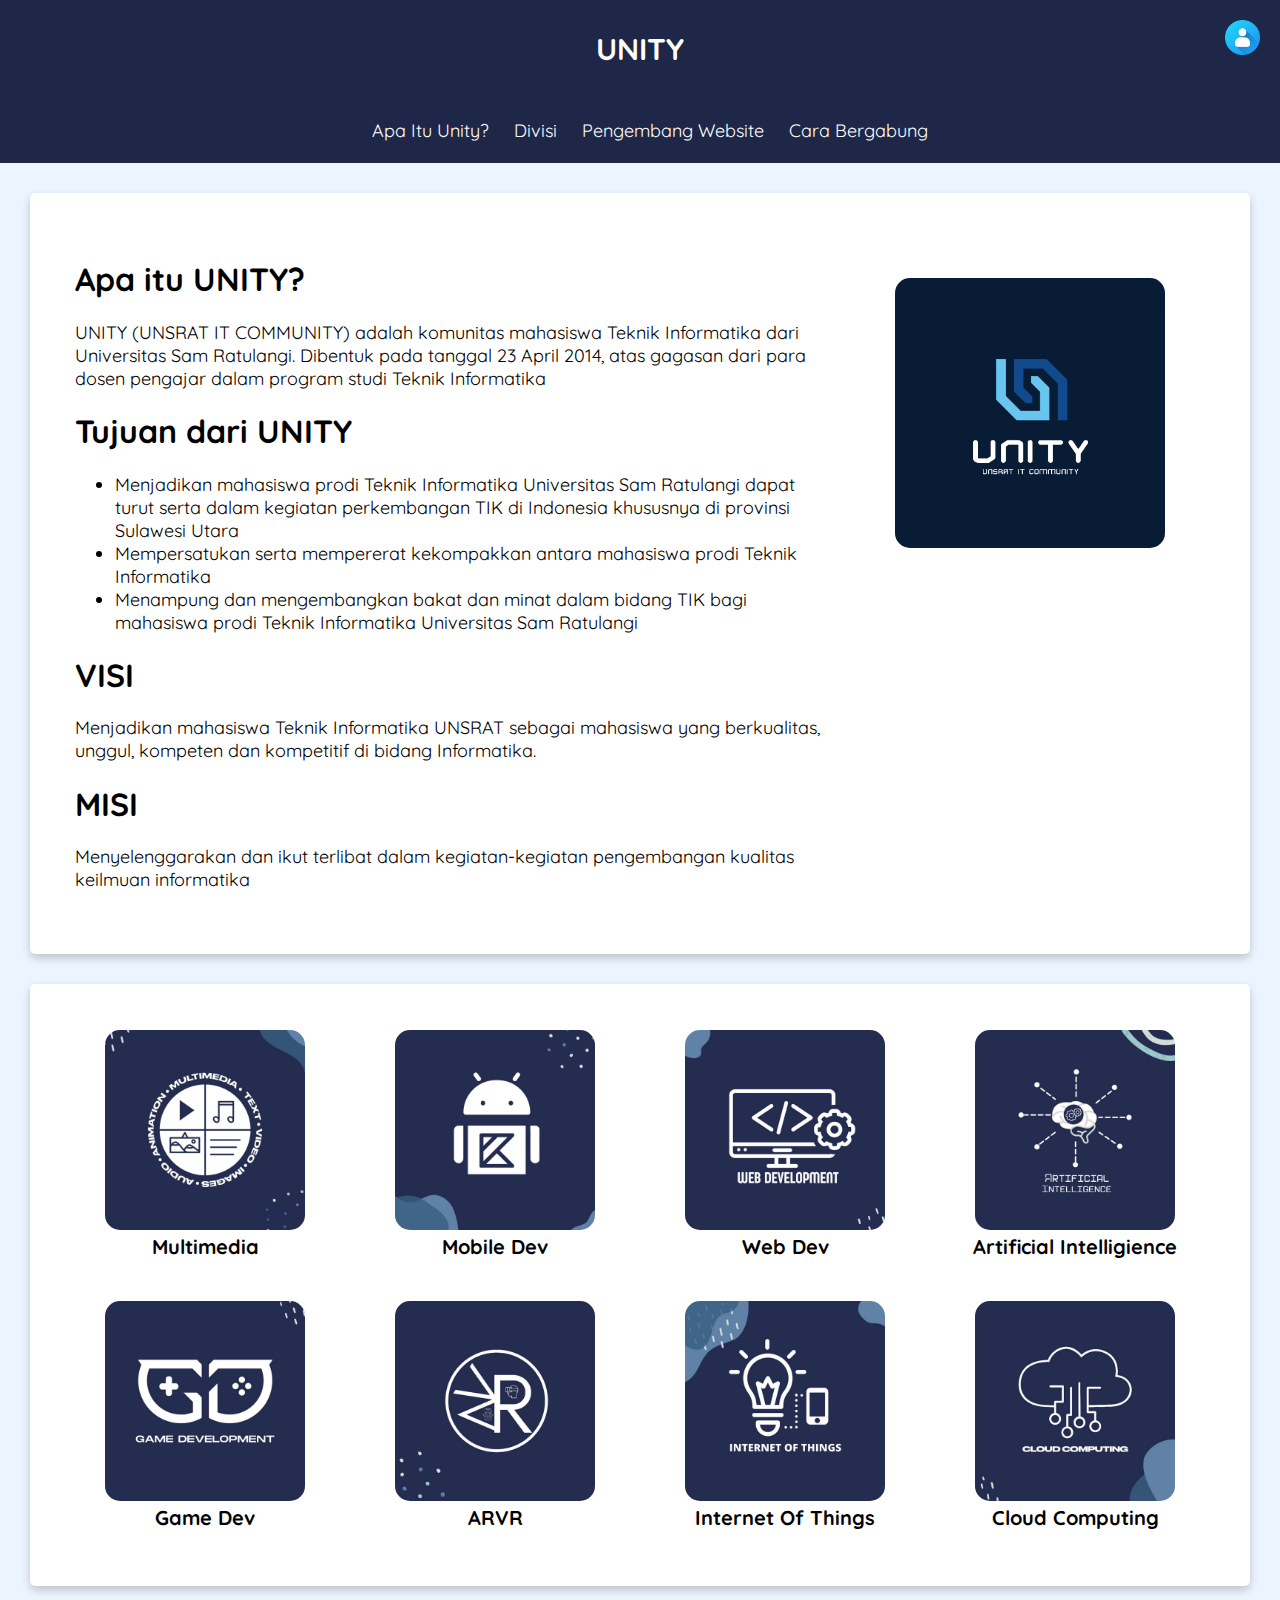
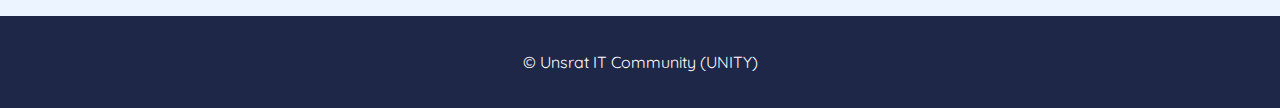
<file: index.html>
<!DOCTYPE html>
<html lang="en">
<head>
    <meta charset="UTF-8">
    <meta http-equiv="X-UA-Compatible" content="IE=edge">
    <meta name="viewport" content="width=device-width, initial-scale=1.0">
    <link rel="stylesheet" href="css/style.css" >
    <link rel ="icon" href ="image/unity-logo.png" type ="image/x-icon">
    <link rel="stylesheet" href="https://cdnjs.cloudflare.com/ajax/libs/font-awesome/5.15.3/css/all.min.css" integrity="sha512-VhVrsCjjE+3p3x+E4pPb5twPCBul1vOc4xYkAH4jj7PpjVl4ch2DlZC7dzEbTJNw9eh6ox7fUhv9KUT1Zg3dZw==" crossorigin="anonymous" referrerpolicy="no-referrer" />
    <title> UNITY </title>
</head>

<body>
    <header>

          
        <div class="atasIskal">
        <h2> UNITY </h2>
        <a href="login.php" class="login-button"><img src="image/username-icon.png" alt="Login" width="35" height="35"></a>
        </div>

        <nav>
            <ul>
                <li><a href="#halAtas"> Apa Itu Unity? </a></li>
                <li><a href="#halDivisi"> Divisi </a></li>
                <li><a href="pengembangWeb.html"> Pengembang Website </a></li>
                <li><a href="caraBergabung.html"> Cara Bergabung </a></li>
            </ul>
        </nav>  
    </header>

    <main>

        <div id="konten">
        <section id="halAtas" class="card">  
            <div id="bagianDeskripsi">
            
            <h1> Apa itu UNITY? </h1>
            <p class="deskripsiUnity"> UNITY (UNSRAT IT COMMUNITY) adalah komunitas mahasiswa Teknik Informatika dari Universitas Sam Ratulangi.
                Dibentuk pada tanggal 23 April 2014, atas gagasan dari para dosen pengajar dalam 
                program studi Teknik Informatika
            </p>

            <h1> Tujuan dari UNITY </h1>
            <ul>
                <li class="deskripsiUnity"> Menjadikan mahasiswa prodi Teknik Informatika Universitas Sam Ratulangi dapat turut 
                    serta dalam kegiatan perkembangan TIK di Indonesia khususnya di provinsi Sulawesi Utara</li>
                <li class="deskripsiUnity"> Mempersatukan serta mempererat kekompakkan antara mahasiswa prodi Teknik Informatika </li>
                <li class="deskripsiUnity"> Menampung dan mengembangkan bakat dan minat dalam bidang TIK bagi mahasiswa prodi Teknik Informatika Universitas Sam Ratulangi </li>
            </ul>
            
            <h1> VISI </h1>
            <p class="deskripsiUnity"> Menjadikan mahasiswa Teknik Informatika UNSRAT sebagai mahasiswa
                yang berkualitas, unggul, kompeten dan kompetitif di bidang Informatika.
            </p>

            <h1> MISI </h1>
            <p class="deskripsiUnity"> Menyelenggarakan dan ikut terlibat dalam kegiatan-kegiatan pengembangan kualitas
                keilmuan informatika
            </p>
            </div>

            <div id="bagianDeskripsi">
            <img id="logoUnity" src="image/unity-logo.png" alt="logo_unity" width="300px" height="300px">  
            </div>

        </section>

         <section id="halDivisi" class="card">  

            <div id="divisi">
             <div class="divisiLogo">
                <figure>
                <a href="divisi/Multimedia.html"> <img src="image/Mulmed.jpg" > </a>
                <figcaption class="divisiNama"> Multimedia </figcaption>
                </figure>
             </div>

             <div class="divisiLogo">
                <figure>
                <a href="divisi/Mobile.html"> <img src="image/Mobile.jpg" > </a>
                <figcaption class="divisiNama"> Mobile Dev </figcaption>
                </figure>
             </div>

             <div class="divisiLogo">
                <figure>
                <a href="divisi/web.html"> <img src="image/Web.jpg" > </a> 
                <figcaption class="divisiNama"> Web Dev </figcaption>
                </figure>
             </div>

             <div class="divisiLogo">
                <figure>
                <a href="divisi/AI.html"> <img src="image/AI.jpg" > </a>  
                <figcaption class="divisiNama"> Artificial Intelligience </figcaption>
                </figure> 
            </div>

            <div class="divisiLogo">
                <figure>
                <a href="divisi/Game.html"> <img src="image/game.jpg" > </a>
                <figcaption class="divisiNama"> Game Dev </figcaption>
                </figure> 
             </div>
             
             <div class="divisiLogo">
                <figure>
                <a href="divisi/ARVR.html"> <img src="image/ARVR.jpg" > </a>
                <figcaption class="divisiNama"> ARVR </figcaption>
                </figure> 
             </div>

             <div class="divisiLogo">
                <figure>
                <a href="divisi/IOT.html"> <img src="image/IOT.jpg" > </a>
                <figcaption class="divisiNama"> Internet Of Things </figcaption>
                </figure> 
             </div>

             <div class="divisiLogo">
                <figure>
                <a href="divisi/Cloud.html"> <img src="image/Cloud.jpg" > </a>
                <figcaption class="divisiNama"> Cloud Computing </figcaption>
                </figure> 
             </div> 

        </section>
    </main>

    
    <footer>
        <p>&copy; Unsrat IT Community (UNITY)</p>
    </footer>
    
</body>

</html>
</file>
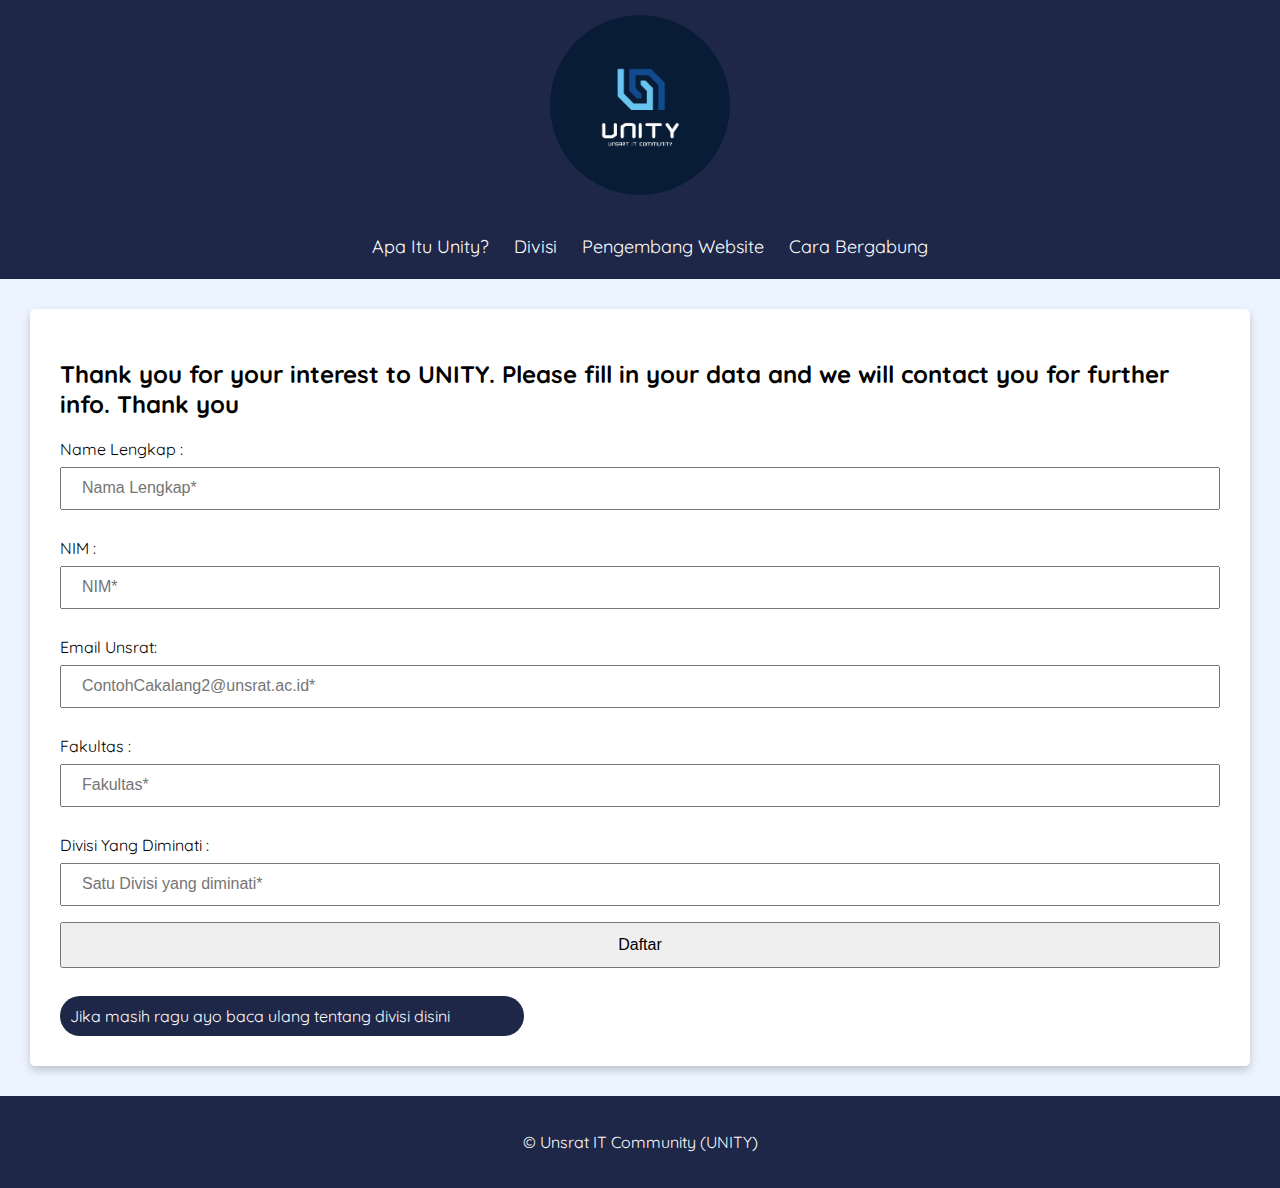
<file: caraBergabung.html>
<!DOCTYPE html>
<head>
    <meta charset="UTF-8">
    <meta http-equiv="X-UA-Compatible" content="IE=edge">
    <meta name="viewport" content="width=device-width, initial-scale=1.0">
    <link rel="stylesheet" href="css/caraBergabung.css" >
    <link rel ="icon" href ="image/unity-logo.png" type ="image/x-icon">
    <title>Cara Bergabung</title>
</head>

<body>
    <header>
        <div class="atasIskal">
        <img src="image/unity-logo.png" width="180px" height="180px" alt="logo unity">
        </div>

        <nav>
            <ul>
                <li><a href="index.html"> Apa Itu Unity? </a></li>
                <li><a href="index.html"> Divisi </a></li>
                <li><a href="pengembangWeb.html"> Pengembang Website </a></li>
                <li><a href="caraBergabung.html"> Cara Bergabung </a></li>
            </ul>
        </nav>  
    </header>

    <main>
        <div id="FormTinu" class="card">
            <h2> Thank you for your interest to UNITY. Please fill in your data and we will contact you for further info. Thank you </h2>

            <div class="formDaftar">
            <form action="register.php" method="POST">
                <label for="nama">Name Lengkap :</label>
                <input type="text" id="nama" name="Nama" required placeholder="Nama Lengkap* ">
                <br><br>

                <label for="NIM">NIM :</label>
                <input type="number" id="NIM" name="NIM" required placeholder="NIM* ">
                <br><br>

                <label for="email">Email Unsrat:</label>
                <input type="email" id="emailJo" name="Email" placeholder="ContohCakalang2@unsrat.ac.id* ">
                <br><br>

                <label for="fakultas">Fakultas :</label>
                <input type="text" id="fakultas" name="Fakultas" required placeholder="Fakultas* ">
                <br><br>
        
        
                    <label for="divisi">Divisi Yang Diminati :</label>
                    <input type="text" id="divisi" name="Divisi" required placeholder="Satu Divisi yang diminati*">
                

                <input type="submit" value="Daftar" id="daftarkan"/>

                <div class="ragu">
                      <a href="index.html"> Jika masih ragu ayo baca ulang tentang divisi disini </a> 
                </div>

            </form>
            </div>

        </div>
    </main>

    <footer>
        <p>&copy; Unsrat IT Community (UNITY)</p>
    </footer>

    <script src="/js/unity.js"></script>
</body>
</html>
</file>
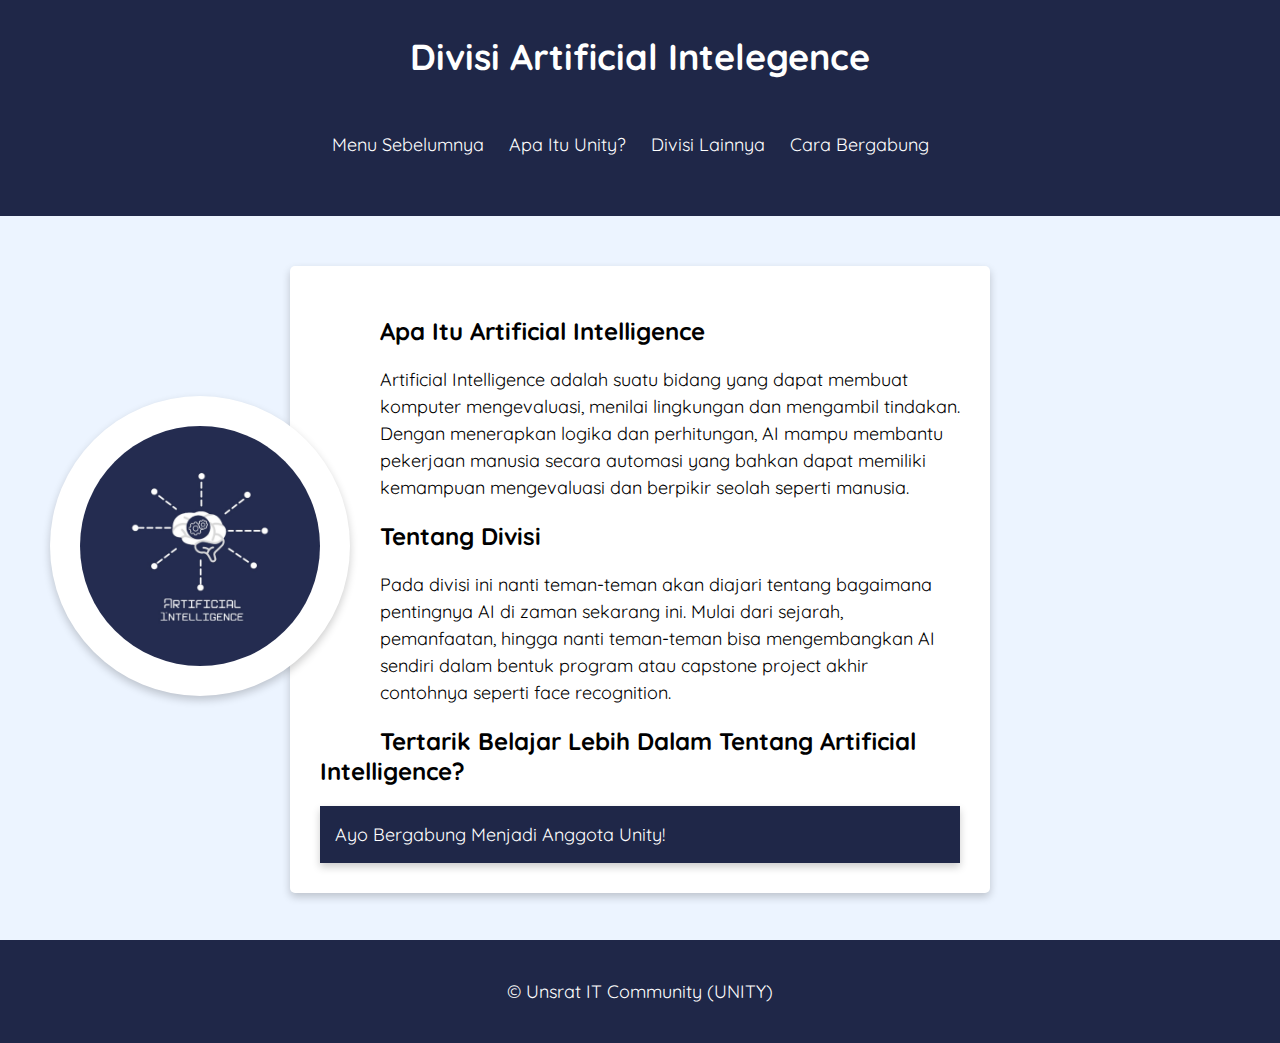
<file: divisi/AI.html>
<!DOCTYPE html>
<html>
<head>
	<meta charset="UTF-8">
	<title>Artificial Intelegence</title>
	<link rel="stylesheet" href="../css/divisiFix.css">
    <link rel ="icon" href ="/image/unity-logo.png" type ="image/x-icon">
</head>
<body>

    <header>

        <div class="atasIskal">
        <h1> Divisi Artificial Intelegence </h1>
        </div>

        <nav>
            <ul>
                <li><a href="../index.html"> Menu Sebelumnya </a></li>
                <li><a href="../index.html"> Apa Itu Unity? </a></li>
                <li><a href="../index.html"> Divisi Lainnya </a></li>
                <li><a href="../caraBergabung.html"> Cara Bergabung </a></li>
            </ul>
        </nav>

    </header>

	<div class="divisiEdit">
        <img src="../image/AI.jpg" alt="" class="card"> 
    </div>


	<main>
        <div  id="isi" class="card">
		<h2>Apa Itu Artificial Intelligence</h2>
		<p> Artificial Intelligence adalah suatu bidang yang dapat membuat komputer mengevaluasi, menilai lingkungan dan mengambil tindakan. Dengan menerapkan logika dan perhitungan, AI mampu membantu pekerjaan manusia secara automasi yang bahkan dapat memiliki kemampuan mengevaluasi dan berpikir seolah seperti manusia. </p>
		
		<h2>Tentang Divisi</h2>
		<p> Pada divisi ini nanti teman-teman akan diajari tentang bagaimana pentingnya AI di zaman sekarang ini. Mulai dari sejarah, pemanfaatan, hingga nanti teman-teman bisa mengembangkan AI sendiri dalam bentuk program atau capstone project akhir
            contohnya seperti face recognition. </p>
		
		<h2>Tertarik Belajar Lebih Dalam Tentang Artificial Intelligence?</h2>
        <div class="rekrutUnity">
		    <a href="../caraBergabung.html" > Ayo Bergabung Menjadi Anggota Unity! </a>
        </div>

	    </div>
    </main>

	<footer>
		<p>&copy; Unsrat IT Community (UNITY)</p>
	</footer>
</body>
</html>
</file>
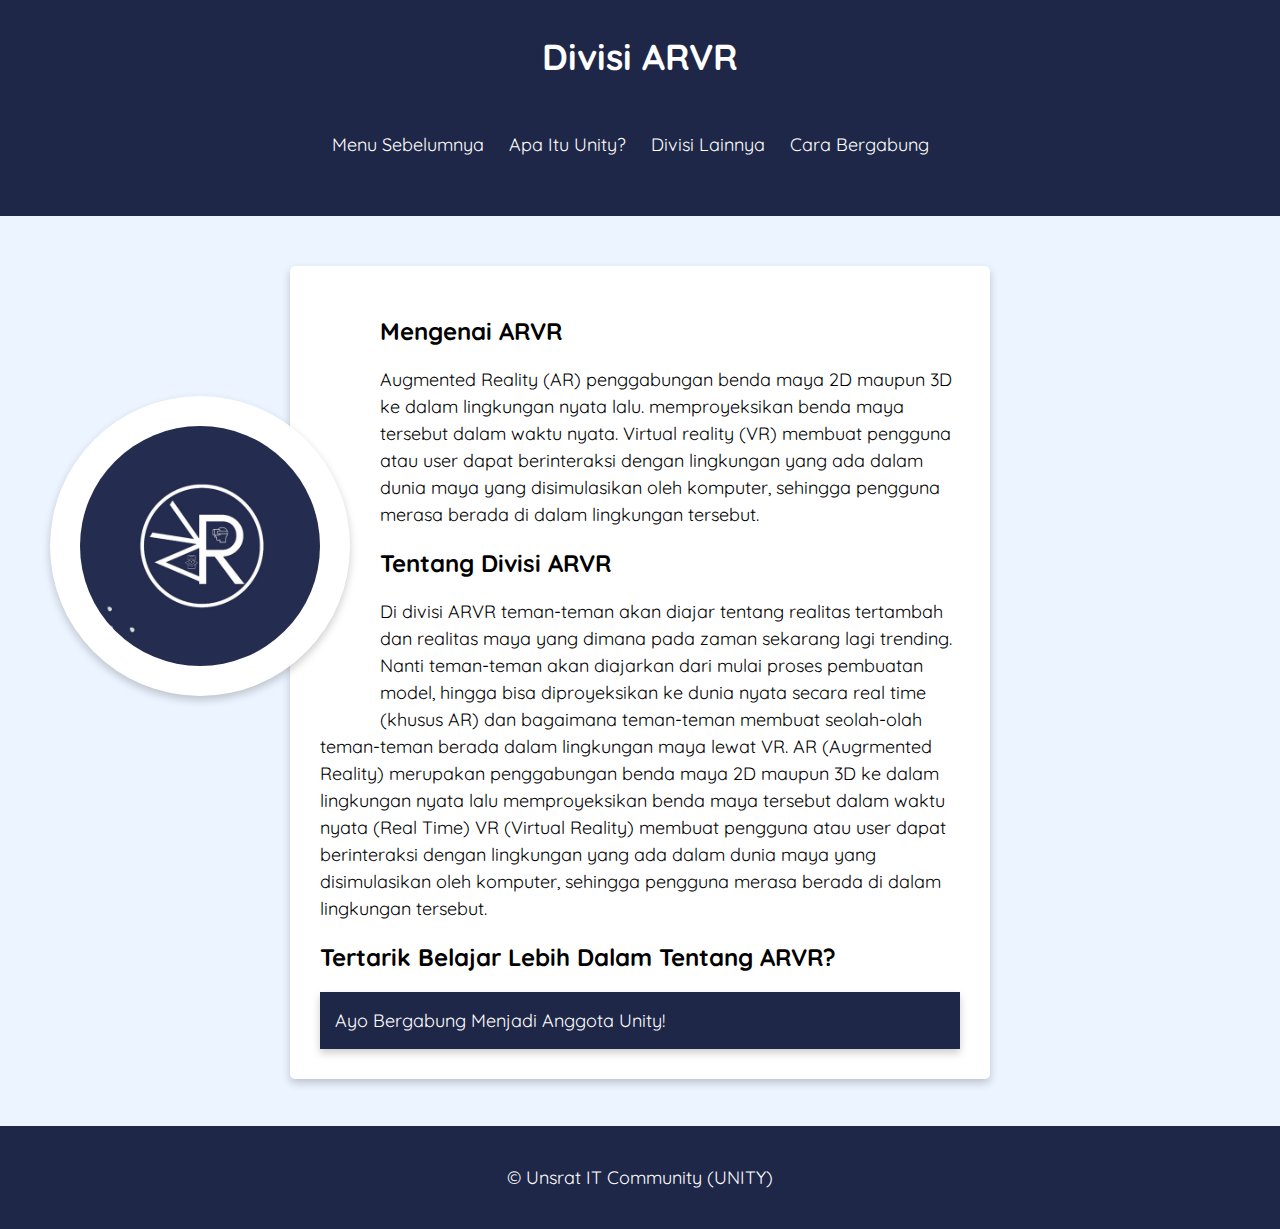
<file: divisi/ARVR.html>
<!DOCTYPE html>
<html>
<head>
	<meta charset="UTF-8">
	<title>ARVR</title>
    <link rel="stylesheet" href="../css/divisiFix.css">
    <link rel ="icon" href ="/image/unity-logo.png" type ="image/x-icon">
</head>
<body>

    <header>

        <div class="atasIskal">
        <h1> Divisi ARVR </h1>
        </div>

        <nav>
            <ul>
                <li><a href="../index.html"> Menu Sebelumnya </a></li>
                <li><a href="../index.html"> Apa Itu Unity? </a></li>
                <li><a href="../index.html"> Divisi Lainnya </a></li>
                <li><a href="../caraBergabung.html"> Cara Bergabung </a></li>
            </ul>

        </nav>

    </header>

	<div class="divisiEdit">
        <img src="../image/ARVR.jpg" alt="" class="card"> 
    </div>


	<main>
        <div  id="isi" class="card">
		<h2>Mengenai ARVR</h2>
		<p>Augmented Reality (AR) penggabungan benda maya 2D maupun 3D ke dalam lingkungan nyata lalu. memproyeksikan benda maya tersebut dalam waktu nyata.
            Virtual reality (VR) membuat pengguna atau user dapat berinteraksi dengan lingkungan yang ada dalam dunia maya yang disimulasikan oleh komputer, sehingga pengguna merasa berada
            di dalam lingkungan tersebut.</p>
		
        <h2>Tentang Divisi ARVR</h2>
        <p>Di divisi ARVR teman-teman akan diajar tentang realitas tertambah dan realitas maya yang dimana pada zaman sekarang lagi trending.
            Nanti teman-teman akan diajarkan dari mulai proses pembuatan model, hingga bisa diproyeksikan ke dunia nyata secara real time (khusus AR) dan bagaimana teman-teman membuat seolah-olah teman-teman berada dalam lingkungan maya lewat VR.
            AR (Augrmented Reality) merupakan penggabungan benda maya 2D maupun 3D ke dalam lingkungan nyata lalu memproyeksikan benda maya tersebut dalam waktu nyata (Real Time)
            VR (Virtual Reality) membuat pengguna atau user dapat berinteraksi dengan lingkungan yang ada dalam dunia maya yang disimulasikan oleh komputer, sehingga pengguna merasa berada di dalam lingkungan tersebut.</p>


		
		<h2> Tertarik Belajar Lebih Dalam Tentang ARVR? </h2>
        <div class="rekrutUnity">
            <a href="../caraBergabung.html" > Ayo Bergabung Menjadi Anggota Unity! </a>
        </div>

	    </div>
    </main>

	<footer>
		<p>&copy; Unsrat IT Community (UNITY)</p>
	</footer>
</body>
</html>
</file>
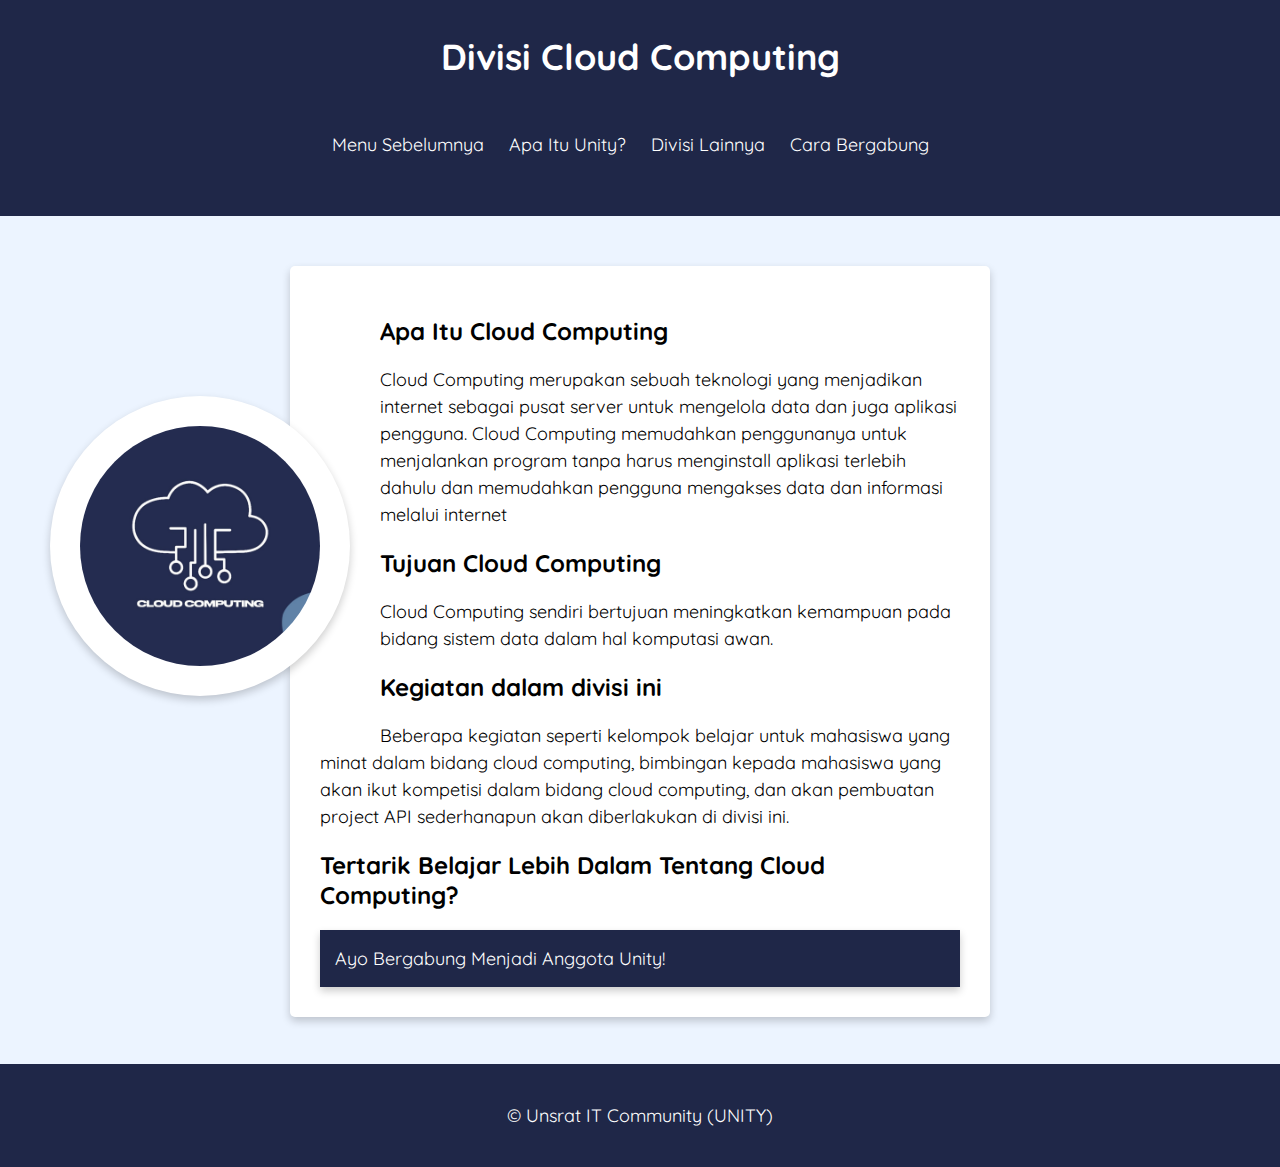
<file: divisi/Cloud.html>
<!DOCTYPE html>
<html>
<head>
	<meta charset="UTF-8">
	<title>Cloud Computing</title>
    <link rel="stylesheet" href="../css/divisiFix.css">
    <link rel ="icon" href ="/image/unity-logo.png" type ="image/x-icon">
</head>
<body>

    <header>

        <div class="atasIskal">
        <h1> Divisi Cloud Computing </h1>
        </div>

        <nav>
            <ul>
                <li><a href="../index.html"> Menu Sebelumnya </a></li>
                <li><a href="../index.html"> Apa Itu Unity? </a></li>
                <li><a href="../index.html"> Divisi Lainnya </a></li>
                <li><a href="../caraBergabung.html"> Cara Bergabung </a></li>
            </ul>

        </nav>

    </header>

	<div class="divisiEdit">
        <img src="../image/Cloud.jpg" alt="" class="card"> 
    </div>


	<main>
        <div  id="isi" class="card">
		<h2>Apa Itu Cloud Computing</h2>
		<p>Cloud Computing merupakan sebuah teknologi yang menjadikan internet sebagai pusat server untuk mengelola data dan juga  aplikasi pengguna.
            Cloud Computing memudahkan penggunanya untuk menjalankan program tanpa harus menginstall aplikasi terlebih dahulu dan memudahkan pengguna mengakses data dan informasi melalui internet 
            </p>
		
        <h2>Tujuan Cloud Computing</h2>
        <p>Cloud Computing sendiri bertujuan meningkatkan kemampuan pada bidang sistem data dalam hal komputasi awan.</p>

        <h2>Kegiatan dalam divisi ini</h2>
        <p>Beberapa kegiatan seperti kelompok belajar untuk mahasiswa yang minat dalam bidang cloud computing, bimbingan kepada mahasiswa yang akan ikut kompetisi dalam bidang cloud computing, dan akan pembuatan project API sederhanapun akan diberlakukan di divisi ini.</p>
		
		<h2> Tertarik Belajar Lebih Dalam Tentang Cloud Computing? </h2>
        <div class="rekrutUnity">
            <a href="../caraBergabung.html" > Ayo Bergabung Menjadi Anggota Unity! </a>
        </div>

	    </div>
    </main>

	<footer>
		<p>&copy; Unsrat IT Community (UNITY)</p>
	</footer>
</body>
</html>
</file>
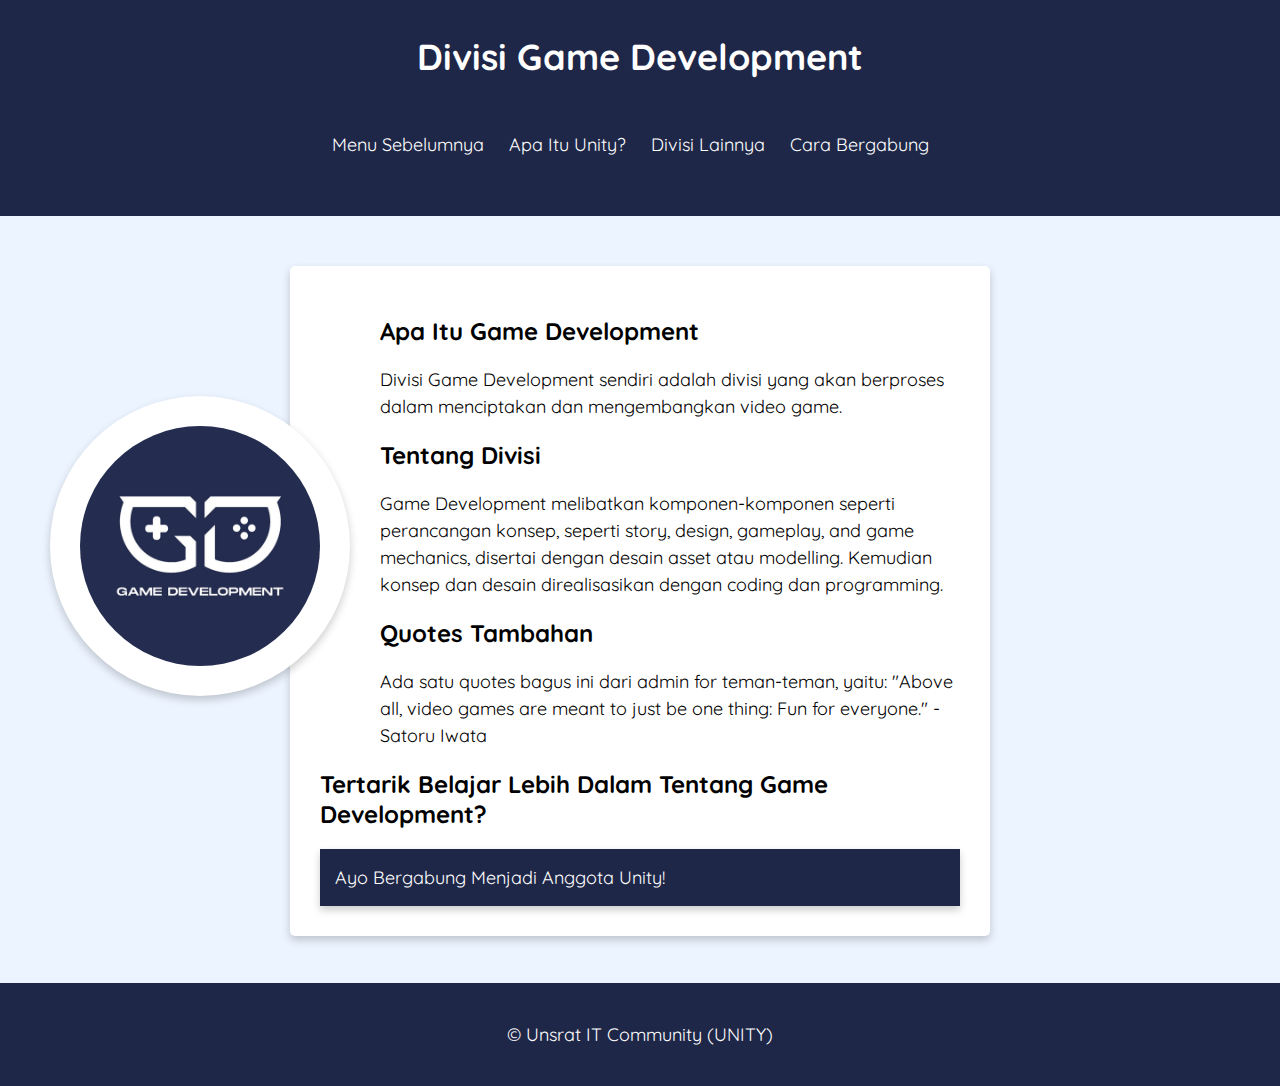
<file: divisi/Game.html>
<!DOCTYPE html>
<html>
<head>
	<meta charset="UTF-8">
	<title>Game Development</title>
    <link rel="stylesheet" href="../css/divisiFix.css">
    <link rel ="icon" href ="/image/unity-logo.png" type ="image/x-icon">
</head>
<body>

    <header>

        <div class="atasIskal">
        <h1> Divisi Game Development </h1>
        </div>

        <nav>
            <ul>
                <li><a href="../index.html"> Menu Sebelumnya </a></li>
                <li><a href="../index.html"> Apa Itu Unity? </a></li>
                <li><a href="../index.html"> Divisi Lainnya </a></li>
                <li><a href="../caraBergabung.html"> Cara Bergabung </a></li>
            </ul>

        </nav>

    </header>

	<div class="divisiEdit">
        <img src="../image/game.jpg" alt="" class="card"> 
    </div>


	<main>
        <div  id="isi" class="card">
		<h2>Apa Itu Game Development</h2>
		<p> Divisi Game Development sendiri adalah divisi yang akan berproses dalam menciptakan dan mengembangkan video game.</p>
		
        <h2>Tentang Divisi</h2>
        <p>Game Development melibatkan komponen-komponen seperti perancangan konsep, seperti story, design, gameplay, and game mechanics, disertai dengan desain asset atau modelling. Kemudian konsep dan desain direalisasikan dengan coding dan programming.</p>
   

		<h2>Quotes Tambahan</h2>
		<p>Ada satu quotes bagus ini dari admin for teman-teman, yaitu: "Above all, video games are meant to just be one thing: Fun for everyone." -Satoru Iwata</p> 
		
		<h2> Tertarik Belajar Lebih Dalam Tentang Game Development? </h2>
        <div class="rekrutUnity">
            <a href="../caraBergabung.html" > Ayo Bergabung Menjadi Anggota Unity! </a>
        </div>

	    </div>
    </main>

	<footer>
		<p>&copy; Unsrat IT Community (UNITY)</p>
	</footer>
</body>
</html>
</file>
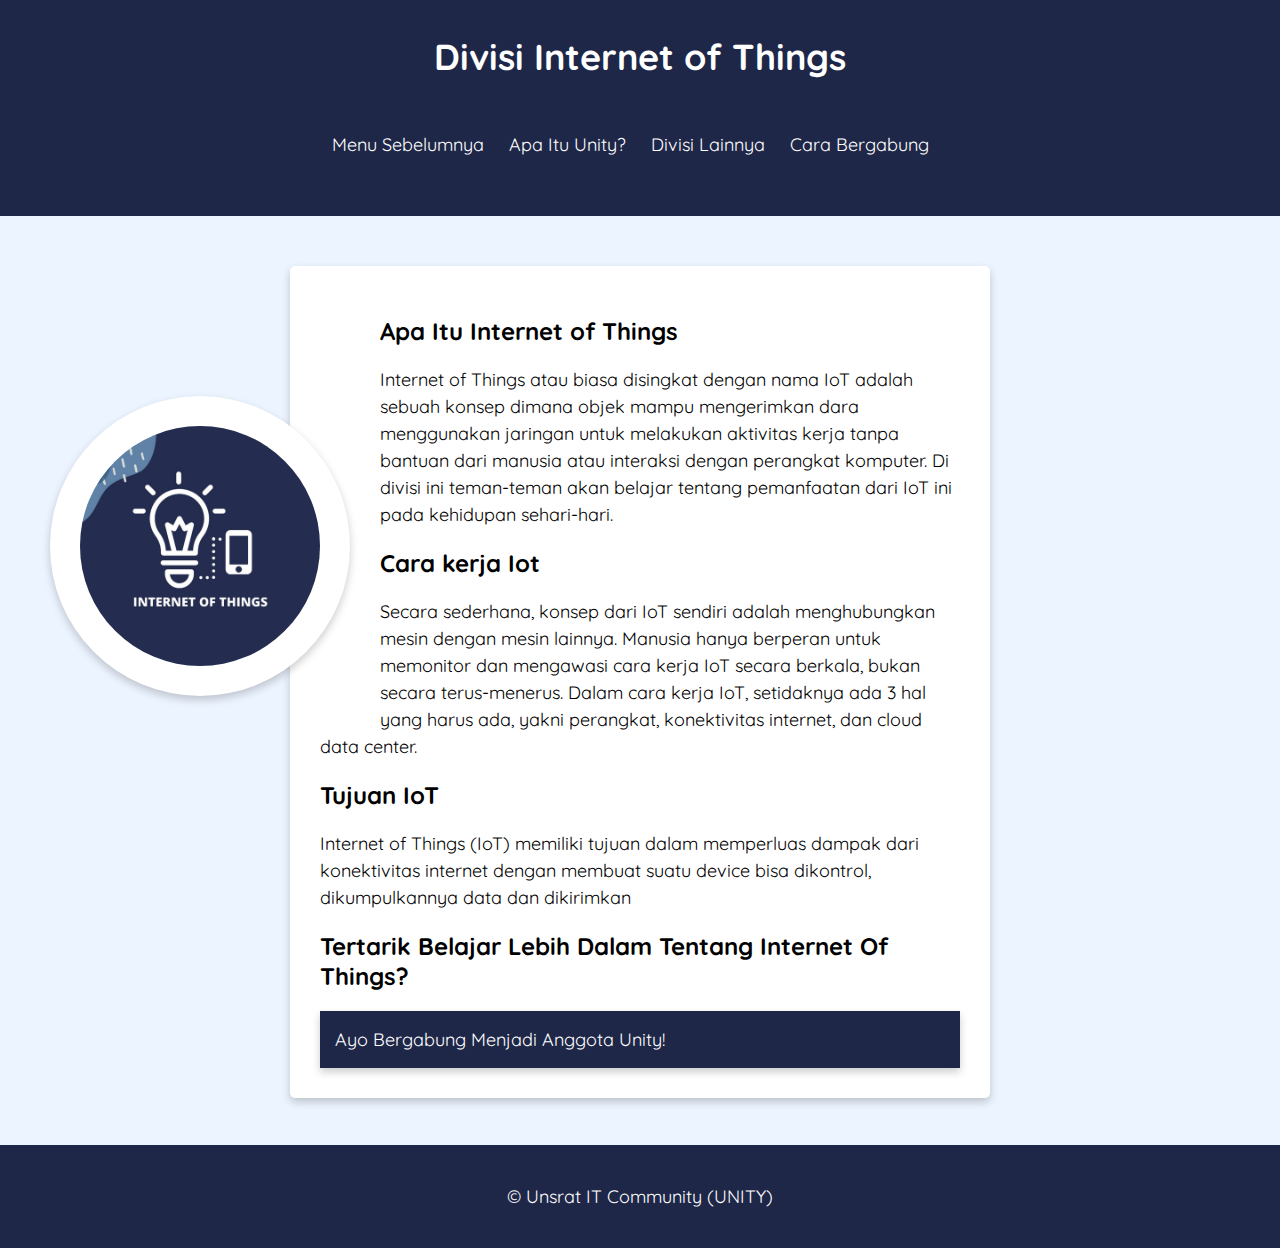
<file: divisi/IOT.html>
<!DOCTYPE html>
<html>
<head>
	<meta charset="UTF-8">
	<title>IoT</title>
    <link rel="stylesheet" href="../css/divisiFix.css">
    <link rel ="icon" href ="/image/unity-logo.png" type ="image/x-icon">
</head>
<body>

    <header>

        <div class="atasIskal">
        <h1> Divisi Internet of Things </h1>
        </div>

        <nav>
            <ul>
                <li><a href="../index.html"> Menu Sebelumnya </a></li>
                <li><a href="../index.html"> Apa Itu Unity? </a></li>
                <li><a href="../index.html"> Divisi Lainnya </a></li>
                <li><a href="../caraBergabung.html"> Cara Bergabung </a></li>
            </ul>

        </nav>

    </header>

	<div class="divisiEdit">
        <img src="../image/IOT.jpg" alt="" class="card"> 
    </div>


	<main>
        <div  id="isi" class="card">
		<h2>Apa Itu Internet of Things</h2>
		<p>Internet of Things atau biasa disingkat dengan nama IoT adalah sebuah konsep dimana objek mampu mengerimkan dara menggunakan jaringan untuk melakukan aktivitas kerja tanpa bantuan dari manusia atau interaksi dengan perangkat komputer.
            Di divisi ini teman-teman akan belajar tentang pemanfaatan dari IoT ini pada kehidupan sehari-hari.</p>
		
        <h2>Cara kerja Iot</h2>
        <p>Secara sederhana, konsep dari IoT sendiri adalah menghubungkan mesin dengan mesin lainnya. Manusia hanya berperan untuk memonitor dan mengawasi cara kerja IoT secara berkala, bukan secara terus-menerus. Dalam cara kerja IoT, setidaknya ada 3 hal yang harus ada, yakni perangkat, konektivitas internet, dan cloud data center.</p>

		<h2>Tujuan IoT</h2>
		<p>Internet of Things (IoT) memiliki tujuan dalam memperluas dampak dari konektivitas internet dengan membuat suatu device bisa dikontrol, dikumpulkannya data dan dikirimkan</p> 
		
		<h2> Tertarik Belajar Lebih Dalam Tentang Internet Of Things? </h2>
        <div class="rekrutUnity">
            <a href="../caraBergabung.html" > Ayo Bergabung Menjadi Anggota Unity! </a>
        </div>

	    </div>
    </main>

	<footer>
		<p>&copy; Unsrat IT Community (UNITY)</p>
	</footer>
</body>
</html>
</file>
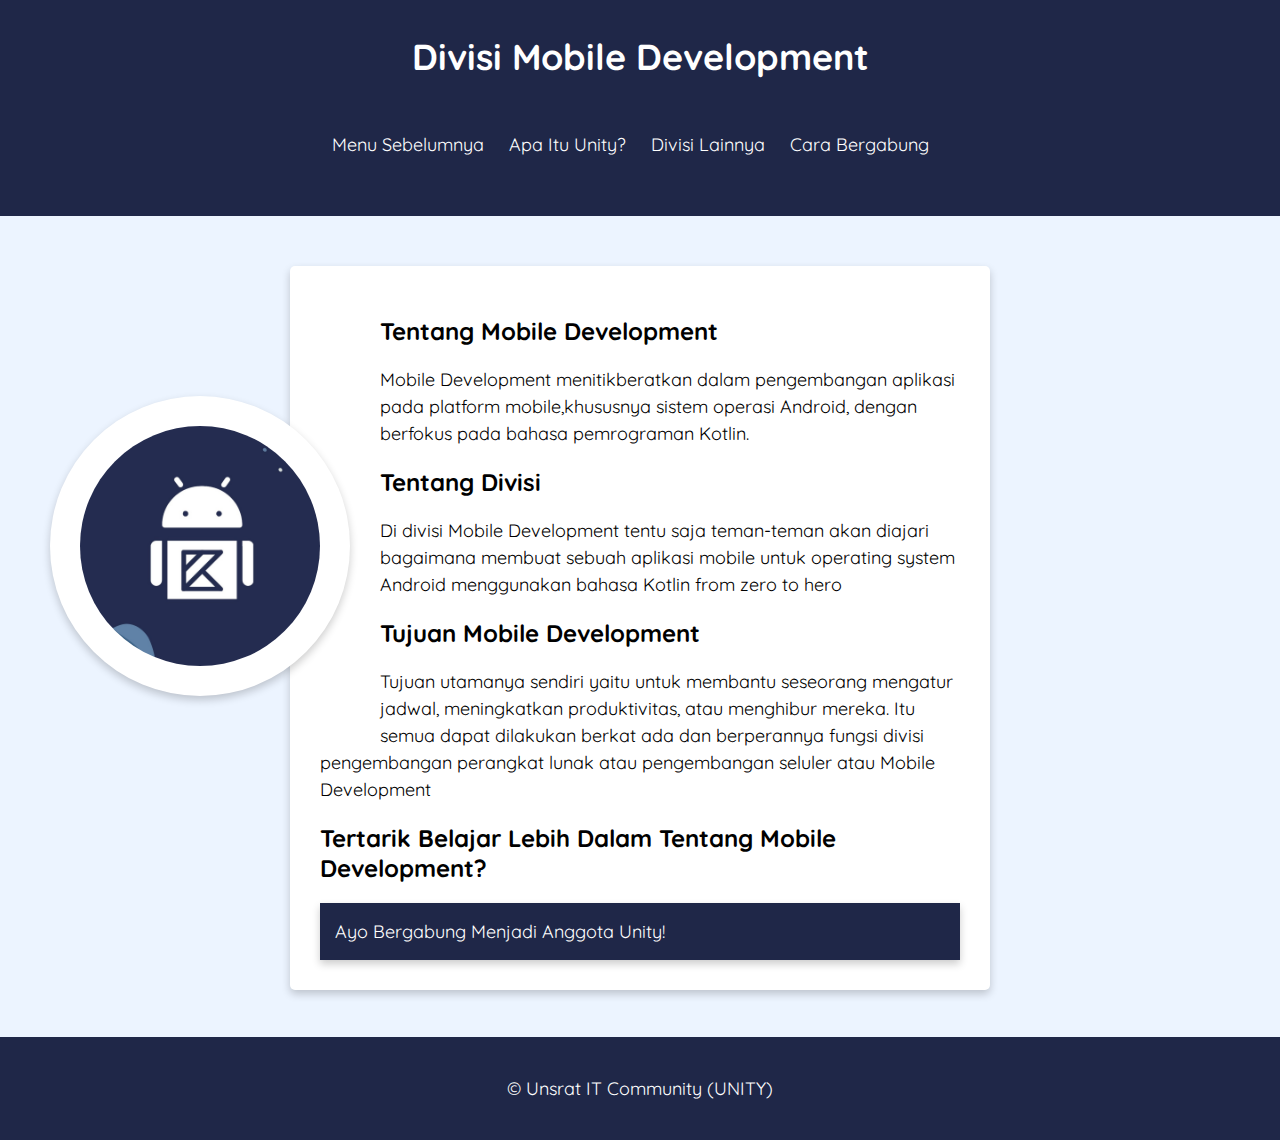
<file: divisi/Mobile.html>
<!DOCTYPE html>
<html>
<head>
	<meta charset="UTF-8">
	<title>Mobile Development</title>
    <link rel="stylesheet" href="../css/divisiFix.css">
    <link rel ="icon" href ="/image/unity-logo.png" type ="image/x-icon">
</head>
<body>

    <header>

        <div class="atasIskal">
        <h1> Divisi Mobile Development </h1>
        </div>

        <nav>
            <ul>
                <li><a href="../index.html"> Menu Sebelumnya </a></li>
                <li><a href="../index.html"> Apa Itu Unity? </a></li>
                <li><a href="../index.html"> Divisi Lainnya </a></li>
                <li><a href="../caraBergabung.html"> Cara Bergabung </a></li>
            </ul>

        </nav>

    </header>

	<div class="divisiEdit">
        <img src="../image/Mobile.jpg" alt="" class="card"> 
    </div>


	<main>
        <div  id="isi" class="card">
		<h2>Tentang Mobile Development</h2>
		<p>Mobile Development menitikberatkan dalam  pengembangan aplikasi pada platform mobile,khususnya sistem operasi Android, dengan berfokus pada bahasa pemrograman Kotlin.</p>
		
        <h2>Tentang Divisi</h2>
        <p>Di divisi Mobile Development tentu saja teman-teman akan diajari bagaimana membuat sebuah aplikasi mobile untuk operating system Android menggunakan bahasa Kotlin from zero to hero</p>
   

		<h2>Tujuan Mobile Development</h2>
		<p>Tujuan utamanya sendiri yaitu untuk membantu seseorang mengatur jadwal, meningkatkan produktivitas, atau menghibur mereka. Itu semua dapat dilakukan berkat ada dan berperannya fungsi divisi pengembangan perangkat lunak atau pengembangan seluler atau Mobile Development</p> 
		
		<h2> Tertarik Belajar Lebih Dalam Tentang Mobile Development? </h2>
        <div class="rekrutUnity">
            <a href="../caraBergabung.html" > Ayo Bergabung Menjadi Anggota Unity! </a>
        </div>

	    </div>
    </main>

	<footer>
		<p>&copy; Unsrat IT Community (UNITY)</p>
	</footer>
</body>
</html>
</file>
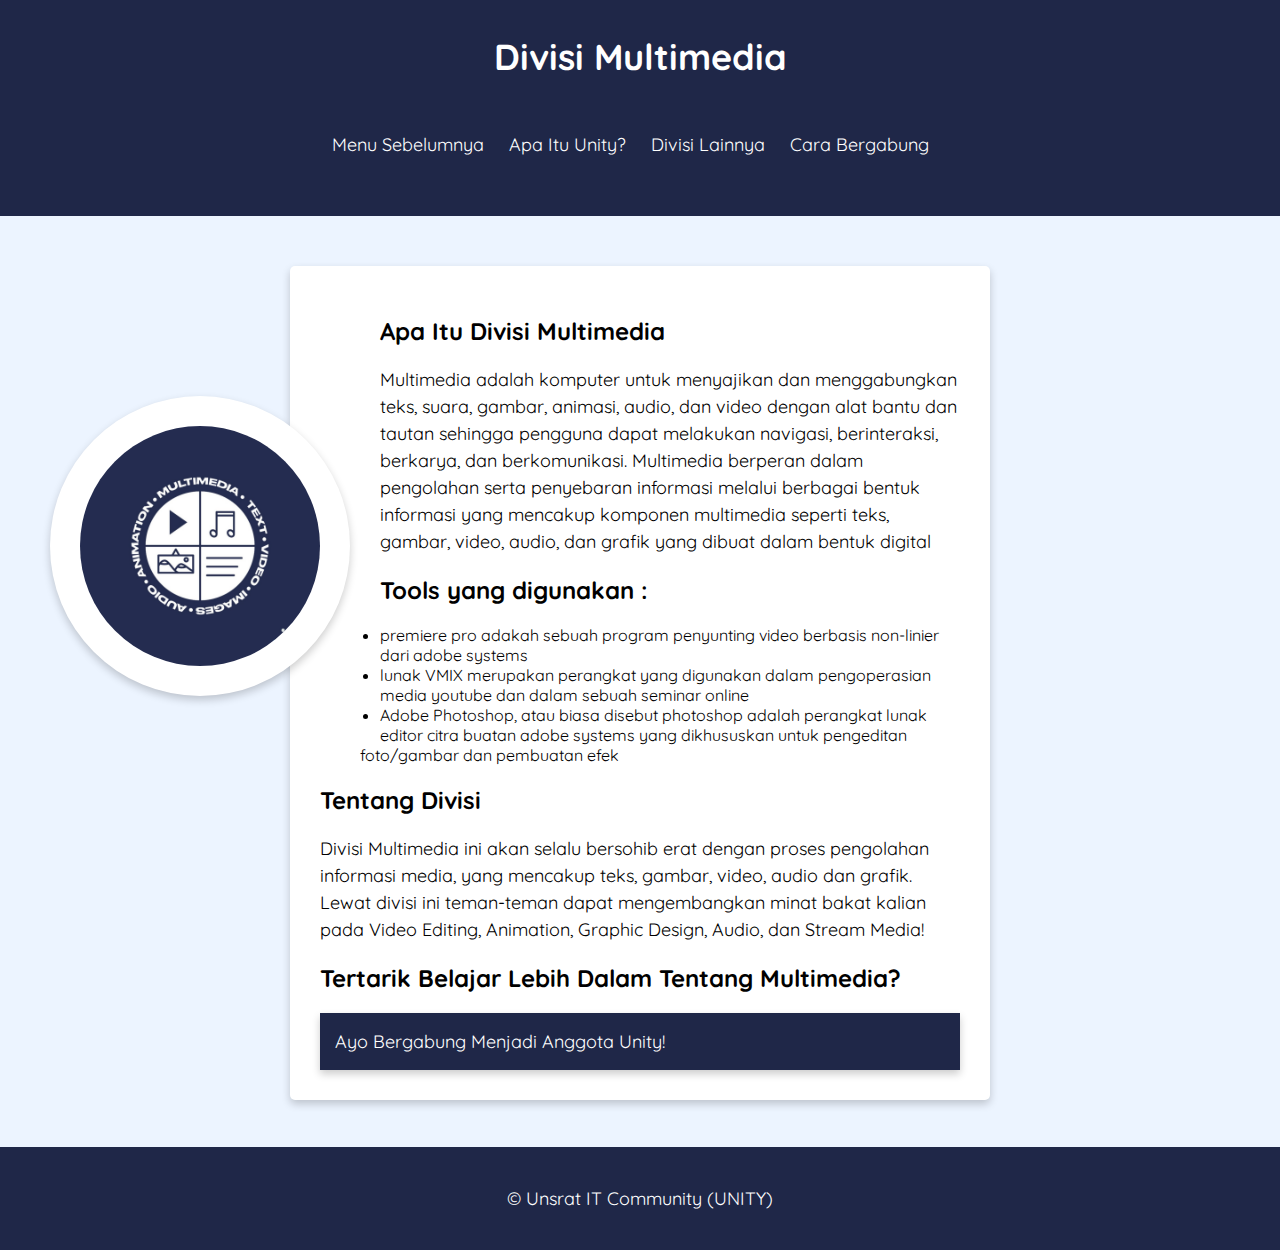
<file: divisi/Multimedia.html>
<!DOCTYPE html>
<html>
<head>
	<meta charset="UTF-8">
	<title>Multimedia</title>
    <link rel="stylesheet" href="../css/divisiFix.css">
    <link rel ="icon" href ="/image/unity-logo.png" type ="image/x-icon">
</head>
<body>

    <header>

        <div class="atasIskal">
        <h1> Divisi Multimedia </h1>
        </div>

        <nav>
            <ul>
                <li><a href="../index.html"> Menu Sebelumnya </a></li>
                <li><a href="../index.html"> Apa Itu Unity? </a></li>
                <li><a href="../index.html"> Divisi Lainnya </a></li>
                <li><a href="../caraBergabung.html"> Cara Bergabung </a></li>
            </ul>

        </nav>

    </header>

	<div class="divisiEdit">
        <img src="../image/Mulmed.jpg" alt="" class="card"> 
    </div>


	<main>
        <div  id="isi" class="card">
		<h2>Apa Itu Divisi Multimedia</h2>
		<p> Multimedia adalah komputer untuk menyajikan dan menggabungkan teks, suara, gambar, animasi, audio, dan video dengan alat bantu dan tautan sehingga pengguna dapat melakukan navigasi, berinteraksi, berkarya, dan berkomunikasi.
            Multimedia berperan dalam pengolahan serta penyebaran informasi melalui berbagai bentuk informasi yang mencakup komponen multimedia seperti teks, gambar, video, audio, dan grafik yang dibuat dalam bentuk digital </p>
		
        <h2>Tools yang digunakan :</h2>
             <ul>
                <li class="listA">premiere pro adakah sebuah program penyunting video berbasis non-linier dari adobe systems</li>
                <li class="listA">lunak VMIX merupakan perangkat yang digunakan dalam pengoperasian media youtube dan dalam sebuah seminar online</li>
                <li class="listA">Adobe Photoshop, atau biasa disebut photoshop adalah perangkat lunak editor citra buatan adobe systems yang dikhususkan untuk pengeditan foto/gambar dan pembuatan efek</li>
            </ul>


		<h2>Tentang Divisi</h2>
		<p> Divisi Multimedia ini akan selalu bersohib erat dengan proses pengolahan informasi media, yang mencakup teks, gambar, video, audio dan grafik. Lewat divisi ini teman-teman dapat mengembangkan minat bakat kalian pada Video Editing, Animation, Graphic Design, Audio, dan Stream Media!</p>
		
		<h2> Tertarik Belajar Lebih Dalam Tentang Multimedia? </h2>
        <div class="rekrutUnity">
            <a href="../caraBergabung.html" > Ayo Bergabung Menjadi Anggota Unity! </a>
        </div>

	    </div>
    </main>

	<footer>
		<p>&copy; Unsrat IT Community (UNITY)</p>
	</footer>
</body>
</html>
</file>
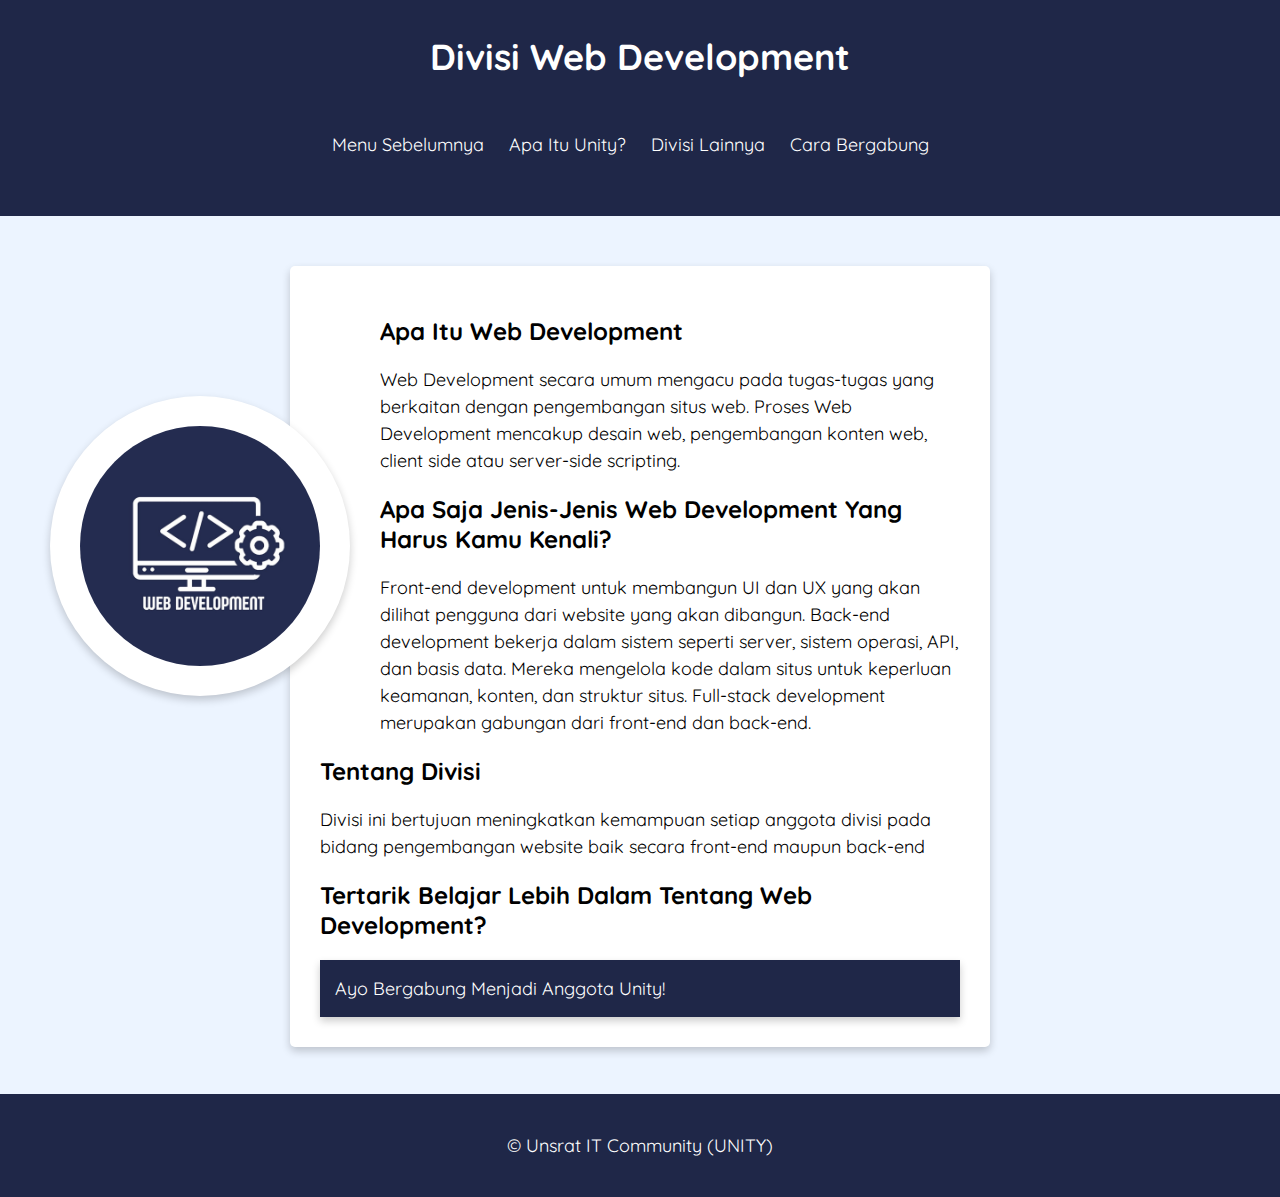
<file: divisi/web.html>
<!DOCTYPE html>
<html>
<head>
	<meta charset="UTF-8">
	<link rel="stylesheet" href="../css/divisiFix.css">
    <link rel ="icon" href ="/image/unity-logo.png" type ="image/x-icon">
    <title>Web Development</title>
</head>
<body>

    <header>

        <div class="atasIskal">
        <h1> Divisi Web Development </h1>
        </div>

        <nav>
            <ul>
                <li><a href="../index.html"> Menu Sebelumnya </a></li>
                <li><a href="../index.html"> Apa Itu Unity? </a></li>
                <li><a href="../index.html"> Divisi Lainnya </a></li>
                <li><a href="../caraBergabung.html"> Cara Bergabung </a></li>
            </ul>

        </nav>

    </header>

	<div class="divisiEdit">
        <img src="../image/Web.jpg" alt="" class="card"> 
    </div>


	<main>
        <div  id="isi" class="card">
		<h2>Apa Itu Web Development</h2>
		<p> Web Development secara umum mengacu pada tugas-tugas yang berkaitan dengan pengembangan situs web. Proses Web Development mencakup desain web, pengembangan konten web, client side atau server-side scripting. </p>
		
        <h2>  Apa Saja Jenis-Jenis Web Development Yang Harus Kamu Kenali? </h2>
        <p> Front-end development untuk membangun UI dan UX yang akan dilihat pengguna dari website yang akan dibangun. Back-end development bekerja dalam sistem seperti server, sistem operasi, API, dan basis data. Mereka mengelola kode dalam situs untuk keperluan keamanan, konten, dan struktur situs.
            Full-stack development merupakan gabungan dari front-end dan back-end. </p>


		<h2>Tentang Divisi</h2>
		<p> Divisi ini bertujuan meningkatkan kemampuan setiap anggota divisi pada bidang pengembangan website baik secara front-end maupun back-end</p>
		
		<h2> Tertarik Belajar Lebih Dalam Tentang Web Development? </h2>
        <div class="rekrutUnity">
            <a href="../caraBergabung.html" > Ayo Bergabung Menjadi Anggota Unity! </a>
        </div>

	    </div>
    </main>

	<footer>
		<p>&copy; Unsrat IT Community (UNITY)</p>
	</footer>
</body>
</html>
</file>
<file: css/style.css>
@import url('https://fonts.googleapis.com/css?family=Quicksand:400,700&display=swap');

* {
  box-sizing: border-box;
}

html {
  scroll-behavior: smooth;
}

body {
  margin: 0;
  padding: 0;
  font-family: 'Quicksand', sans-serif;
  background-color: #ecf4ff;
}

.login-button {
  position: absolute;
  top: 20px;
  right: 20px;
}

header {
  display: inline;
  text-align: center;
}

header .atasIskal {
  font-size: 20px;
  padding: 5px;
  text-align: center;
  color: white;
  background-color: #1f2748;
}

header nav li {
  display: inline;
  list-style-type: none;
  margin-right: 20px;
}

header nav a {
  font-size: 18px;
  font-weight: 400;
  text-decoration: none;
  color: white;
}

header nav {
  top: 0;
  padding: 5px;
  position: sticky;
  background-color: #1f2748;
}

header nav a:hover {
  opacity: 0.8;
}

section {
  display: flex;
}

.deskripsiUnity {
  font-size: 18px;
}

.card {
  margin: 30px;
  padding: 30px;
  border-radius: 5px;
  background-color: #fff;
  box-shadow: 0 4px 8px 0 rgba(0, 0, 0, 0.2);
}

#bagianDeskripsi {
  padding: 15px;
}

#logoUnity {
  border-radius: 30px;
  padding: 15px;
}

#divisi {
  display: flex;
  flex-wrap: wrap;
  justify-content: space-around;
  align-items: center;
}

.divisiLogo {
  width: 25%;
  margin-bottom: 10px;
}

.divisiLogo figure img {
  height: 200px;
  width: 200px;
}

.divisiLogo figure {
  display: flex;
  flex-direction: column;
  align-items: center;
}

@media only screen and (max-width: 1024px) {
  .divisiLogo {
    width: 48%;
  }
}

@media only screen and (max-width: 760px) {
  .divisiLogo {
    width: 98%;
  }
}

#logoUnity {
  width: 300px;
  height: 300px;
  margin: 25px;
}

.divisiLogo img {
  border-radius: 15px;
}

.divisiLogo:hover {
  opacity: 0.8;
}

.divisiNama {
  font-size: 20px;
  font-weight: bold;
}

footer {
  padding: 20px;
  color: #fff;
  background-color: #1f2748;
  text-align: center;
}
</file>
<file: css/caraBergabung.css>
@import url('https://fonts.googleapis.com/css?family=Quicksand:400,700&display=swap');

* {
  box-sizing: border-box;
}

body {
  margin: 0;
  padding: 0;
  font-family: 'Quicksand', sans-serif;
  background-color: #ecf4ff;
  font-size: 16px;
}

header {
  display: inline;
  text-align: center;
}

header .atasIskal {
  padding: 15px;
  background-color: #1f2748;
}

.atasIskal img {
  border-radius: 50%;
}

header nav li {
  display: inline;
  list-style-type: none;
  margin-right: 20px;
}

header nav a {
  font-size: 18px;
  font-weight: 400;
  text-decoration: none;
  color: white;
}

header nav {
  top: 0;
  padding: 5px;
  position: sticky;
  background-color: #1f2748;
}

header nav a:hover {
  opacity: 0.8;
}

.card {
  margin: 30px 30px;
  padding: 30px;
  border-radius: 5px;
  background-color: #fff;
  box-shadow: 0 4px 8px 0 rgba(0, 0, 0, 0.2);
}

#formTinu {
  min-height: 80%;
}

input:not(.radioBatas) {
  width: 100%;
  padding: 12px 20px;
  margin: 8px 0;
}

input::placeholder {
  font-size: 16px;
}

#daftarkan {
  font-size: 16px;
}

.ragu {
  margin-top: 20px;
  background-color: #1f2748;
  padding: 10px;
  border-radius: 20px;
  width: 40%;
}

.ragu a {
  text-decoration: none;
  color: #fff;
}

.ragu:hover {
  opacity: 0.8;
}

footer {
  padding: 20px;
  color: #fff;
  background-color: #1f2748;
  text-align: center;
}
</file>
<file: css/divisiFix.css>
@import url('https://fonts.googleapis.com/css?family=Quicksand:400,700&display=swap');

* {
  box-sizing: border-box;
}

body {
  font-family: 'Quicksand', sans-serif;
  background-color: #ecf4ff;
  margin: 0;
  padding: 0;
  position: relative;
  padding-bottom: 100px;
}

header {
  display: inline;
  text-align: center;
}

header .atasIskal {
  font-size: 20px;
  padding: 10px;
  text-align: center;
  color: white;
  background-color: #1f2748;
}

header nav li {
  display: inline;
  list-style-type: none;
  margin-right: 20px;
}

header nav a {
  font-size: 18px;
  font-weight: 400;
  text-decoration: none;
  color: white;
}

header nav {
  top: 0;
  padding: 20px;
  position: sticky;
  background-color: #1f2748;
}

.divisiEdit {
  background-color: #1f2748;
  color: #fff;
  padding: 20px;
}

.divisiEdit img {
  border-radius: 50%;
  width: 300px;
  height: 300px;
  object-fit: cover;
  object-position: center;
  margin-top: 200px;
  float: left;
}

.card {
  margin: 30px;
  padding: 30px;
  border-radius: 5px;
  background-color: #fff;
  box-shadow: 0 4px 8px 0 rgba(0, 0, 0, 0.2);
}

nav ul {
  list-style: none;
  margin: 0;
  padding: 0;
}

nav li {
  display: inline-block;
  margin-right: 20px;
}

nav a {
  color: #fff;
  text-decoration: none;
}

main {
  max-width: 800px;
  margin: 0 auto;
  padding: 20px;
}

h1 {
  font-size: 36px;
}

h2 {
  font-size: 24px;
  margin-top: 20px;
}

p {
  font-size: 18px;
  line-height: 1.5;
}

.rekrutUnity {
  font-size: 18px;
  line-height: 1.5;
  padding: 15px;
  background-color: #1f2748;
  box-shadow: 0 4px 8px 0 rgba(0, 0, 0, 0.2);
}

.rekrutUnity a {
  text-decoration: none;
  color: #fff;
}

.rekrutUnity:hover {
  opacity: 0.8;
}

footer {
  background-color: #1f2748;
  color: #fff;
  padding: 20px;
  text-align: center;
  position: absolute;
  width: 100%;
  bottom: 0;
}
</file>
